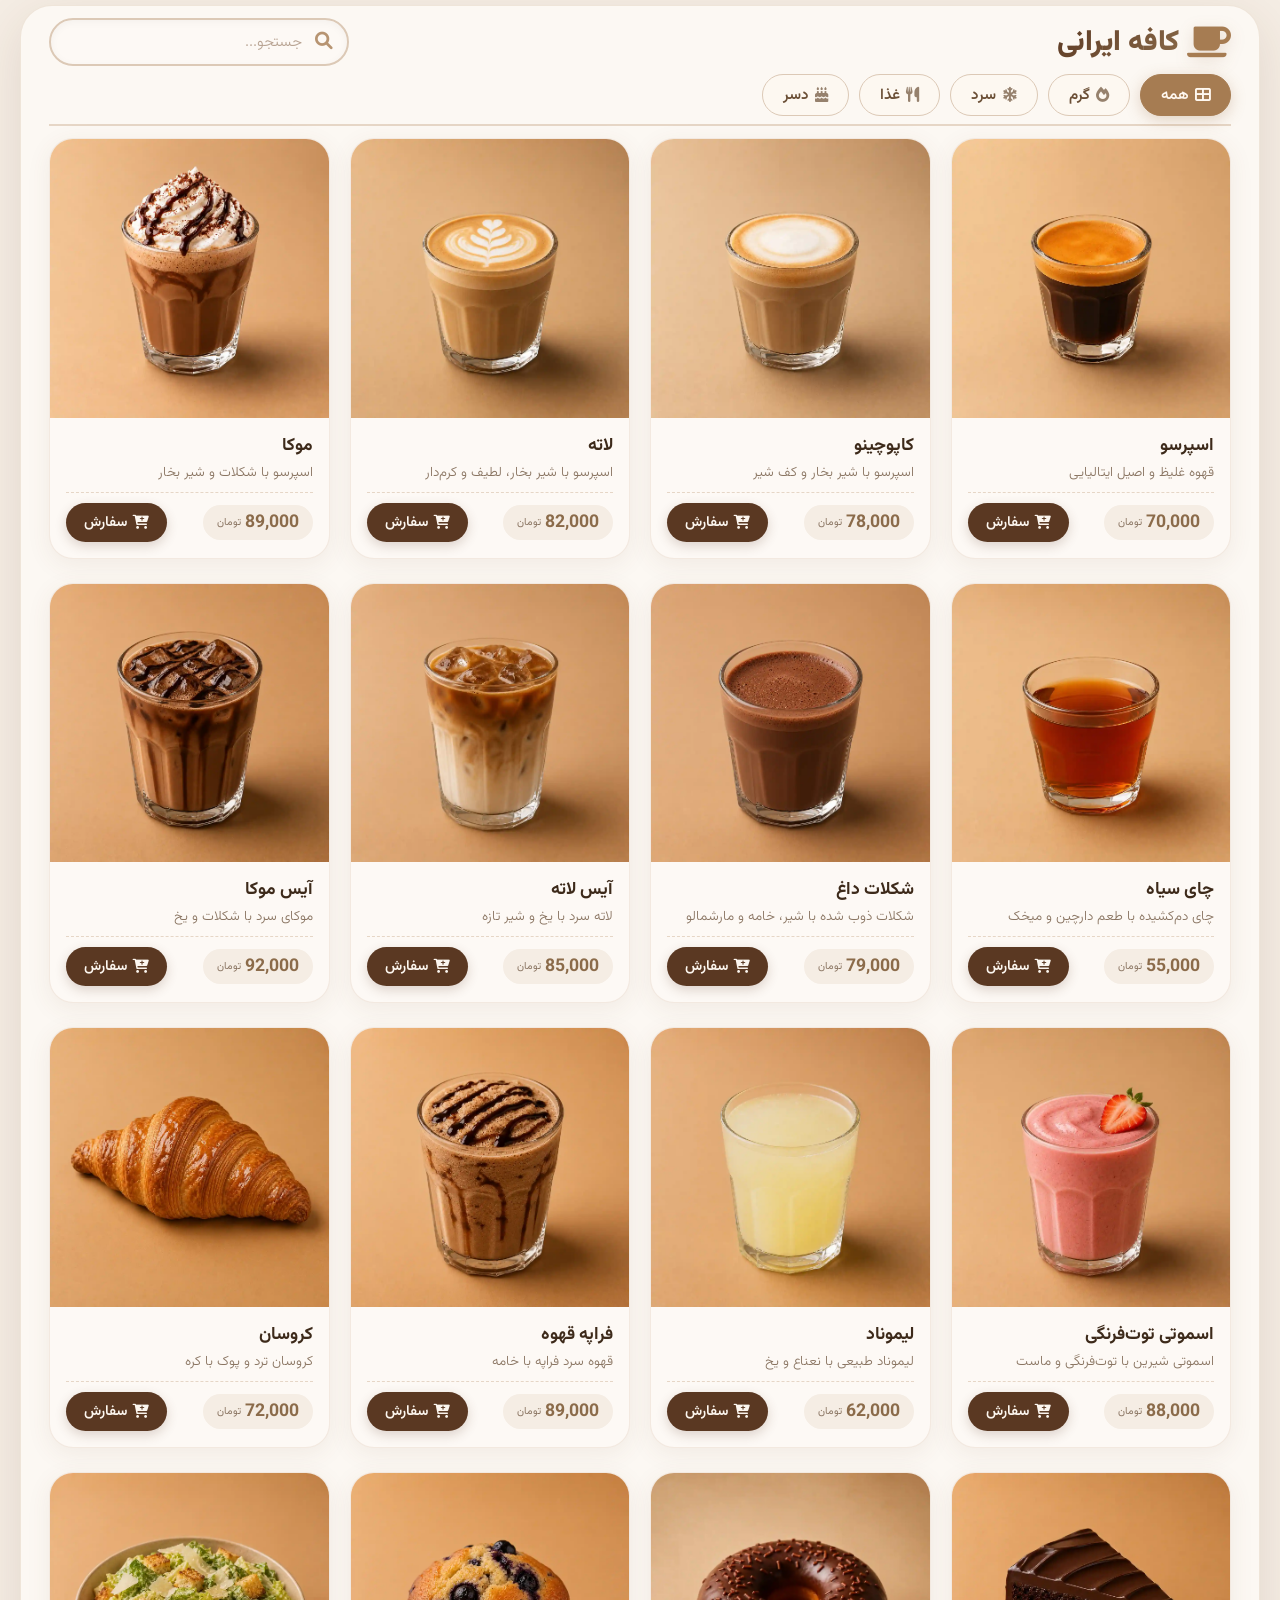
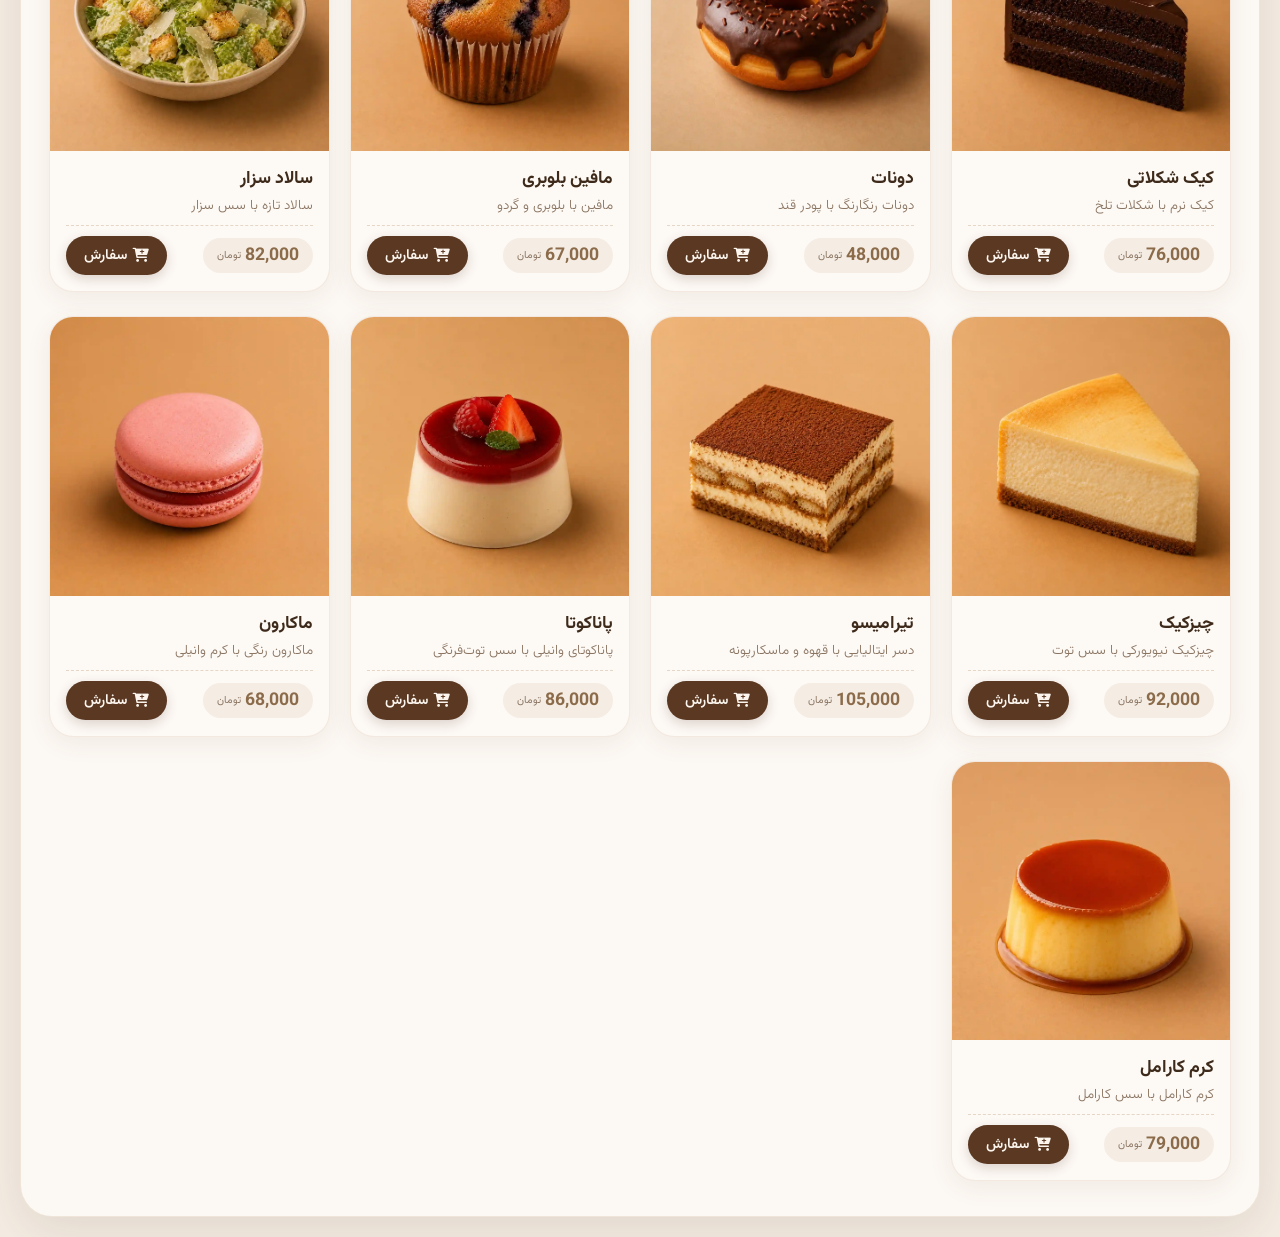
<file: index.html>
<!DOCTYPE html>
<html lang="fa" dir="rtl">
<head>
    <meta charset="UTF-8" />
    <meta name="viewport" content="width=device-width, initial-scale=1.0" />
    <title>☕ منوی کافه</title>

    <link rel="preconnect" href="https://fonts.googleapis.com" />
    <link rel="preconnect" href="https://fonts.gstatic.com" crossorigin />
    <link href="https://fonts.googleapis.com/css2?family=Vazirmatn:wght@300;400;600;700;900&display=swap" rel="stylesheet" />
    <link rel="stylesheet" href="https://cdnjs.cloudflare.com/ajax/libs/font-awesome/6.0.0-beta3/css/all.min.css" />

    <style>
        /* ===== RESET ===== */
        * {
            margin: 0;
            padding: 0;
            box-sizing: border-box;
        }

        body {
            font-family: 'Vazirmatn', sans-serif;
            background: #f5ede4;
            color: #3d2a1a;
            padding: 5px 20px 20px;
        }

        .container {
            max-width: 1300px;
            margin: 0 auto;
            background: #fcf8f3;
            border-radius: 32px;
            padding: 12px 28px 35px;
            box-shadow: 0 15px 50px rgba(80, 50, 30, 0.12);
            border: 1px solid rgba(200, 170, 140, 0.25);
        }

        /* ===== HEADER ===== */
        .header {
            display: flex;
            flex-wrap: wrap;
            align-items: center;
            justify-content: space-between;
            margin-bottom: 8px;
            gap: 6px 16px;
        }

        .brand {
            display: flex;
            align-items: center;
            gap: 8px;
            flex-shrink: 0;
        }

        .brand i {
            font-size: 2.2rem;
            color: #a67c52;
            filter: drop-shadow(0 4px 8px rgba(120, 70, 30, 0.15));
        }

        .brand h1 {
            font-size: 1.8rem;
            font-weight: 900;
            color: #4d2e1a;
            background: linear-gradient(135deg, #5a3822, #8b6b4a);
            -webkit-background-clip: text;
            -webkit-text-fill-color: transparent;
            background-clip: text;
        }

        /* ===== SEARCH ===== */
        .search-box {
            position: relative;
            width: 300px;
            flex-shrink: 0;
        }

        .search-box input {
            width: 100%;
            padding: 10px 45px 10px 18px;
            border: 2px solid #dcc9b6;
            border-radius: 60px;
            background: #fdf9f5;
            font-family: 'Vazirmatn', sans-serif;
            font-size: 0.95rem;
            color: #3d2a1a;
            outline: none;
            transition: all 0.3s ease;
            box-shadow: inset 0 2px 8px rgba(0, 0, 0, 0.04);
        }

        .search-box input:focus {
            border-color: #a67c52;
            background: #ffffff;
            box-shadow: 0 0 0 4px rgba(166, 124, 82, 0.12), inset 0 2px 8px rgba(0, 0, 0, 0.04);
        }

        .search-box input::placeholder {
            color: #b8a392;
            font-weight: 300;
        }

        .search-box i {
            position: absolute;
            right: 16px;
            top: 30%;
            color: #a67c52;
            font-size: 1.1rem;
            opacity: 0.8;
            pointer-events: none;
            transform: none;
        }

        /* ===== CATEGORY TABS ===== */
        .category-tabs {
            display: flex;
            flex-wrap: wrap;
            gap: 6px 10px;
            margin: 4px 0 12px 0;
            padding: 0 0 8px 0;
            border-bottom: 2px solid #e6d6c6;
        }

        .category-tab {
            background: transparent;
            border: 1.5px solid #dcc9b6;
            padding: 8px 20px;
            font-family: 'Vazirmatn', sans-serif;
            font-size: 0.95rem;
            font-weight: 600;
            color: #6b4f36;
            border-radius: 40px;
            cursor: pointer;
            transition: all 0.25s ease;
            display: flex;
            align-items: center;
            gap: 6px;
            background: rgba(255, 248, 240, 0.6);
        }

        .category-tab i {
            font-size: 0.95rem;
            opacity: 0.7;
        }

        .category-tab:hover {
            background: #ede3d8;
            transform: translateY(-2px);
            border-color: #a67c52;
        }

        .category-tab.active {
            background: #a67c52;
            color: #fff8f0;
            border-color: #a67c52;
            box-shadow: 0 4px 15px rgba(166, 124, 82, 0.3);
        }

        .category-tab.active i {
            opacity: 1;
            color: #fff8f0;
        }

        /* ===== PRODUCT GRID ===== */
        .product-grid {
            display: grid;
            grid-template-columns: repeat(auto-fill, minmax(250px, 1fr));
            gap: 24px 20px;
            margin-top: 0px;
        }

        /* ===== PRODUCT CARD ===== */
        .product-card {
            background: #fdf9f5;
            border-radius: 24px;
            overflow: hidden;
            box-shadow: 0 6px 25px rgba(120, 80, 50, 0.08);
            transition: all 0.3s ease;
            border: 1px solid rgba(210, 185, 160, 0.25);
        }

        .product-card:hover {
            transform: translateY(-6px);
            box-shadow: 0 14px 40px rgba(120, 80, 50, 0.15);
            border-color: #dcc9b6;
        }

        /* ===== PRODUCT IMAGE ===== */
        .product-image {
            width: 100%;
            aspect-ratio: 1 / 1;
            background: #ede3d8;
            overflow: hidden;
        }

        .product-image img {
            width: 100%;
            height: 100%;
            object-fit: cover;
            display: block;
            transition: transform 0.5s ease;
        }

        .product-card:hover .product-image img {
            transform: scale(1.05);
        }

        /* ===== PRODUCT INFO ===== */
        .product-info {
            padding: 14px 16px 16px;
            display: flex;
            flex-direction: column;
        }

        .product-name {
            font-size: 1.1rem;
            font-weight: 700;
            color: #3d2a1a;
            margin-bottom: 4px;
        }

        .product-desc {
            font-size: 0.85rem;
            color: #8a7562;
            font-weight: 300;
            margin-bottom: 10px;
            line-height: 1.4;
            display: -webkit-box;
            -webkit-line-clamp: 2;
            -webkit-box-orient: vertical;
            overflow: hidden;
        }

        .product-bottom {
            display: flex;
            align-items: center;
            justify-content: space-between;
            margin-top: auto;
            padding-top: 10px;
            border-top: 1px dashed #e6d6c6;
        }

        .product-price {
            font-size: 1.1rem;
            font-weight: 700;
            color: #8b6b4a;
            background: #f5ede4;
            padding: 4px 14px;
            border-radius: 40px;
            display: inline-flex;
            align-items: center;
            gap: 4px;
        }

        .product-price small {
            font-size: 0.65rem;
            font-weight: 400;
            color: #8a7562;
        }

        .btn-order {
            background: #5a3822;
            border: none;
            color: #fcf6ef;
            font-family: 'Vazirmatn', sans-serif;
            font-weight: 600;
            padding: 8px 18px;
            border-radius: 40px;
            font-size: 0.9rem;
            display: inline-flex;
            align-items: center;
            gap: 6px;
            cursor: pointer;
            transition: all 0.25s ease;
            box-shadow: 0 4px 12px rgba(90, 56, 34, 0.2);
        }

        .btn-order:hover {
            background: #7a4d30;
            transform: scale(1.05);
            box-shadow: 0 6px 20px rgba(90, 56, 34, 0.3);
        }

        .btn-order i {
            font-size: 0.9rem;
        }

        /* ===== NO RESULT ===== */
        .no-result {
            grid-column: 1 / -1;
            text-align: center;
            padding: 40px 20px;
            font-size: 1.1rem;
            color: #8a7562;
            background: rgba(245, 237, 228, 0.6);
            border-radius: 40px;
            border: 1px solid #e6d6c6;
        }

        .no-result i {
            font-size: 2.5rem;
            display: block;
            margin-bottom: 10px;
            color: #b8a392;
        }

        /* ===== TOAST ===== */
        .toast-message {
            position: fixed;
            bottom: 30px;
            left: 50%;
            transform: translateX(-50%) translateY(80px);
            background: #3d2a1a;
            color: #fcf6ef;
            padding: 12px 28px;
            border-radius: 60px;
            font-weight: 600;
            box-shadow: 0 10px 35px rgba(0, 0, 0, 0.25);
            font-size: 0.95rem;
            opacity: 0;
            transition: all 0.5s cubic-bezier(0.2, 0.9, 0.3, 1.1);
            z-index: 999;
            pointer-events: none;
            white-space: nowrap;
            display: flex;
            align-items: center;
            gap: 10px;
        }

        .toast-message.show {
            opacity: 1;
            transform: translateX(-50%) translateY(0);
        }

        .toast-message i {
            font-size: 1.2rem;
            color: #e6c9b0;
        }

        /* ===== RESPONSIVE ===== */
        @media (max-width: 700px) {
            body {
                padding: 4px 12px 20px;
            }

            .container {
                padding: 10px 14px 25px;
                border-radius: 20px;
            }

            .header {
                flex-direction: column;
                align-items: stretch;
                gap: 4px;
                margin-bottom: 6px;
            }

            .brand h1 {
                font-size: 1.5rem;
            }

            .search-box {
                width: 100%;
            }

            .category-tabs {
                justify-content: center;
                gap: 4px 6px;
                margin: 2px 0 10px 0;
                padding-bottom: 6px;
            }

            .category-tab {
                padding: 6px 14px;
                font-size: 0.8rem;
            }

            .product-grid {
                grid-template-columns: repeat(auto-fill, minmax(180px, 1fr));
                gap: 16px;
            }

            .product-info {
                padding: 10px 12px 14px;
            }

            .product-name {
                font-size: 0.95rem;
            }

            .product-price {
                font-size: 0.9rem;
                padding: 3px 10px;
            }

            .btn-order {
                padding: 6px 12px;
                font-size: 0.75rem;
            }
        }

        @media (max-width: 450px) {
            body {
                padding: 3px 6px 15px;
            }

            .container {
                padding: 8px 8px 16px;
                border-radius: 14px;
            }

            .product-grid {
                grid-template-columns: 1fr 1fr;
                gap: 8px;
            }

            .brand i {
                font-size: 1.6rem;
            }

            .brand h1 {
                font-size: 1.2rem;
            }

            .search-box input {
                padding: 8px 40px 8px 14px;
                font-size: 0.85rem;
            }

            .search-box i {
                right: 14px;
                font-size: 1rem;
            }

            .category-tab {
                font-size: 0.65rem;
                padding: 4px 8px;
                gap: 3px;
            }

            .category-tab i {
                font-size: 0.7rem;
            }

            .product-price {
                font-size: 0.75rem;
                padding: 2px 8px;
            }

            .btn-order {
                font-size: 0.6rem;
                padding: 4px 8px;
                gap: 3px;
            }

            .btn-order i {
                font-size: 0.6rem;
            }

            .product-name {
                font-size: 0.8rem;
            }

            .product-desc {
                font-size: 0.65rem;
            }
        }
    </style>
</head>
<body>

    <div class="container">

        <!-- ===== HEADER ===== -->
        <header class="header">
            <div class="brand">
                <i class="fas fa-mug-saucer"></i>
                <h1>کافه ایرانی</h1>
            </div>
            <div class="search-box">
                <i class="fas fa-search"></i>
                <input type="text" id="searchInput" placeholder="جستجو..." />
            </div>
        </header>

        <!-- ===== CATEGORY TABS ===== -->
        <div class="category-tabs" id="categoryTabs">
            <button class="category-tab active" data-category="all">
                <i class="fas fa-th-large"></i> همه
            </button>
            <button class="category-tab" data-category="hot">
                <i class="fas fa-fire"></i> گرم
            </button>
            <button class="category-tab" data-category="cold">
                <i class="fas fa-snowflake"></i> سرد
            </button>
            <button class="category-tab" data-category="food">
                <i class="fas fa-utensils"></i> غذا
            </button>
            <button class="category-tab" data-category="dessert">
                <i class="fas fa-cake"></i> دسر
            </button>
        </div>

        <!-- ===== PRODUCT GRID ===== -->
        <div class="product-grid" id="productGrid"></div>

        <!-- ===== NO RESULT ===== -->
        <div class="no-result" id="noResult" style="display:none;">
            <i class="fas fa-mug-hot"></i>
            موردی پیدا نشد 😕
        </div>

    </div>

    <!-- ===== TOAST ===== -->
    <div class="toast-message" id="toastMessage">
        <i class="fas fa-check-circle"></i>
        <span id="toastText">به سبد خرید اضافه شد!</span>
    </div>

    <script>
        // ================================================================
        //  داده‌های محصولات از menu.json خونده می‌شه (نه دیگه هاردکد)
        // ================================================================
        let products = [];

        const grid = document.getElementById('productGrid');
        const noResult = document.getElementById('noResult');
        const searchInput = document.getElementById('searchInput');
        const tabs = document.querySelectorAll('.category-tab');
        const toastMsg = document.getElementById('toastMessage');
        const toastText = document.getElementById('toastText');

        let currentCategory = 'all';
        let currentSearch = '';

        function renderProducts() {
            const filtered = products.filter(p => {
                const matchCategory = currentCategory === 'all' || p.category === currentCategory;
                const matchSearch = p.name.includes(currentSearch) ||
                    p.desc.includes(currentSearch);
                return matchCategory && matchSearch;
            });

            if (filtered.length === 0) {
                noResult.style.display = 'block';
            } else {
                noResult.style.display = 'none';
            }

            grid.innerHTML = filtered.map(p => `
                    <div class="product-card" data-id="${p.id}">
                        <div class="product-image">
                            <img src="${p.image}" alt="${p.name}" loading="lazy" onerror="this.src='https://via.placeholder.com/400x400/ede3d8/8a7562?text=${p.name}'" />
                        </div>
                        <div class="product-info">
                            <div class="product-name">${p.name}</div>
                            <div class="product-desc">${p.desc}</div>
                            <div class="product-bottom">
                                <span class="product-price">
                                    ${p.price.toLocaleString()} <small>تومان</small>
                                </span>
                                <button class="btn-order" data-id="${p.id}">
                                    <i class="fas fa-cart-plus"></i> سفارش
                                </button>
                            </div>
                        </div>
                    </div>
                `).join('');
        }

        let toastTimeout;

        function showToast(text) {
            toastText.textContent = text;
            toastMsg.classList.add('show');
            clearTimeout(toastTimeout);
            toastTimeout = setTimeout(() => {
                toastMsg.classList.remove('show');
            }, 2200);
        }

        grid.addEventListener('click', (e) => {
            const btn = e.target.closest('.btn-order');
            if (!btn) return;
            const id = parseInt(btn.dataset.id);
            const product = products.find(p => p.id === id);
            if (product) {
                showToast(`${product.name} به سبد خرید اضافه خرید `);
            }
        });

        searchInput.addEventListener('input', (e) => {
            currentSearch = e.target.value.trim();
            renderProducts();
        });

        tabs.forEach(tab => {
            tab.addEventListener('click', () => {
                tabs.forEach(t => t.classList.remove('active'));
                tab.classList.add('active');
                currentCategory = tab.dataset.category;
                renderProducts();
            });
        });

        // menu.json رو کنار همین فایل بذار (توی همون ریپو)
        // اضافه کردن ?t= باعث میشه مرورگر/گیت‌هاب‌پیجز فایل رو کش نکنه
        fetch('menu.json?t=' + Date.now())
            .then(res => res.json())
            .then(data => {
                products = data;
                renderProducts();
            })
            .catch(err => {
                grid.innerHTML = '<div class="no-result" style="grid-column:1/-1;"><i class="fas fa-triangle-exclamation"></i> خطا در بارگذاری منو</div>';
                console.error(err);
            });
    </script>
</body>
</html>
</file>
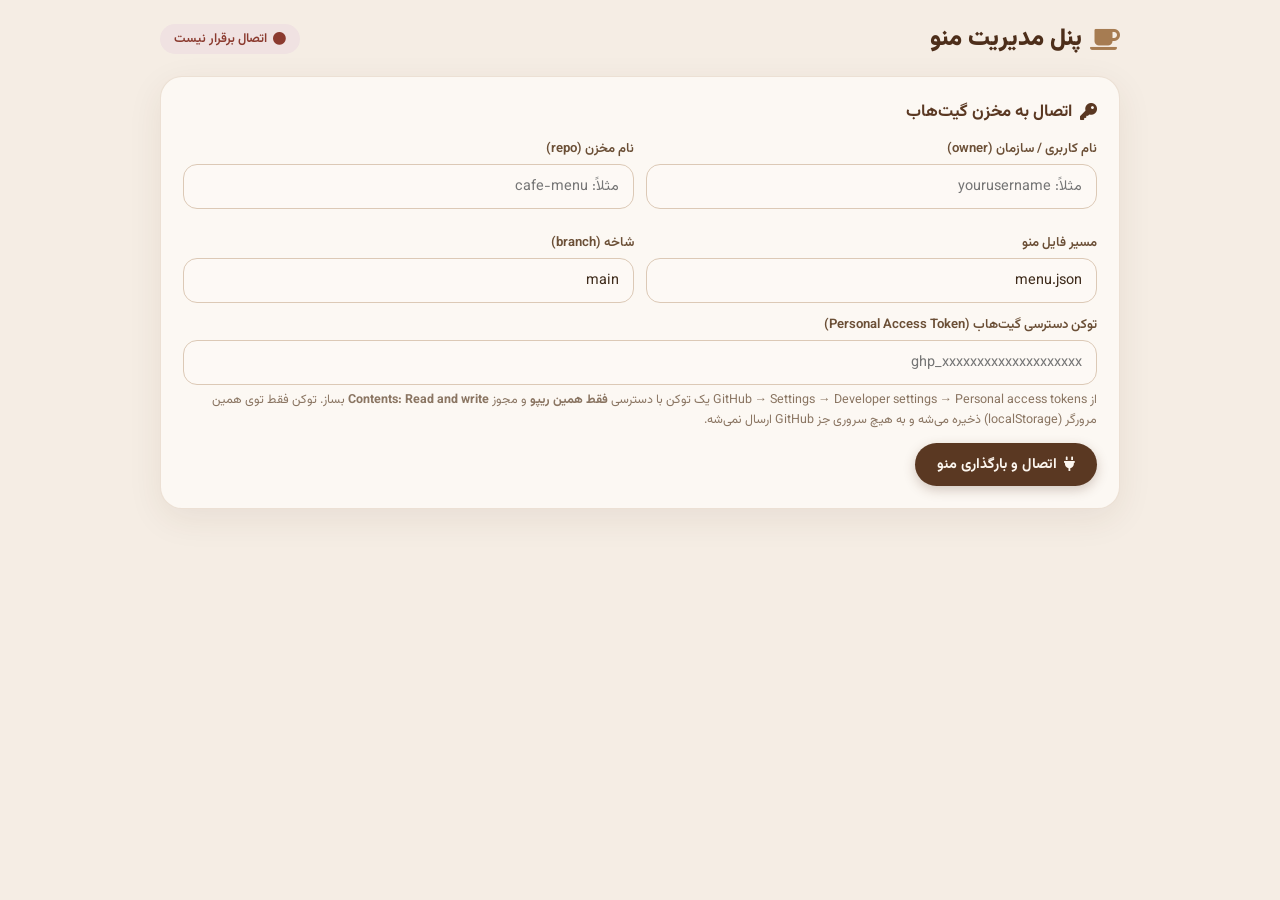
<file: admin.html>
<!DOCTYPE html>
<html lang="fa" dir="rtl">
<head>
<meta charset="UTF-8" />
<meta name="viewport" content="width=device-width, initial-scale=1.0" />
<title>پنل مدیریت منو</title>
<link rel="preconnect" href="https://fonts.googleapis.com" />
<link rel="preconnect" href="https://fonts.gstatic.com" crossorigin />
<link href="https://fonts.googleapis.com/css2?family=Vazirmatn:wght@300;400;600;700;900&display=swap" rel="stylesheet" />
<link rel="stylesheet" href="https://cdnjs.cloudflare.com/ajax/libs/font-awesome/6.0.0-beta3/css/all.min.css" />
<style>
    * { margin:0; padding:0; box-sizing:border-box; }
    body {
        font-family:'Vazirmatn', sans-serif;
        background:#f5ede4;
        color:#3d2a1a;
        padding:20px;
        min-height:100vh;
    }
    .wrap { max-width:960px; margin:0 auto; }

    .top {
        display:flex; align-items:center; justify-content:space-between;
        margin-bottom:18px; flex-wrap:wrap; gap:10px;
    }
    .top h1 { font-size:1.5rem; font-weight:900; color:#4d2e1a; display:flex; align-items:center; gap:8px; }
    .top h1 i { color:#a67c52; }

    .status-pill {
        font-size:0.8rem; font-weight:600; padding:5px 14px; border-radius:40px;
        display:flex; align-items:center; gap:6px;
    }
    .status-pill.ok { background:#e5f0e2; color:#3d6b2f; }
    .status-pill.off { background:#f0e2e2; color:#8b3a2f; }

    .card {
        background:#fcf8f3; border:1px solid rgba(200,170,140,0.3);
        border-radius:22px; padding:22px; box-shadow:0 10px 35px rgba(80,50,30,0.08);
        margin-bottom:20px;
    }
    .card h2 {
        font-size:1.05rem; font-weight:700; margin-bottom:14px;
        color:#5a3822; display:flex; align-items:center; gap:8px;
    }

    label { display:block; font-size:0.82rem; font-weight:600; color:#6b4f36; margin-bottom:5px; }
    input, select, textarea {
        width:100%; padding:10px 14px; border:1.5px solid #dcc9b6; border-radius:14px;
        background:#fdf9f5; font-family:'Vazirmatn',sans-serif; font-size:0.9rem; color:#3d2a1a;
        outline:none; transition:.2s;
    }
    input:focus, select:focus, textarea:focus { border-color:#a67c52; background:#fff; }
    textarea { resize:vertical; min-height:60px; }

    .grid2 { display:grid; grid-template-columns:1fr 1fr; gap:12px; }
    .field { margin-bottom:12px; }

    .btn {
        border:none; border-radius:40px; padding:10px 22px; font-family:'Vazirmatn',sans-serif;
        font-weight:700; font-size:0.9rem; cursor:pointer; display:inline-flex; align-items:center;
        gap:7px; transition:.2s;
    }
    .btn-primary { background:#5a3822; color:#fcf6ef; box-shadow:0 4px 12px rgba(90,56,34,0.25); }
    .btn-primary:hover { background:#7a4d30; }
    .btn-ghost { background:transparent; border:1.5px solid #dcc9b6; color:#6b4f36; }
    .btn-ghost:hover { background:#ede3d8; }
    .btn-danger { background:#8b3a2f; color:#fff2ee; }
    .btn-danger:hover { background:#a34738; }
    .btn:disabled { opacity:0.5; cursor:not-allowed; }

    .item-row {
        display:flex; align-items:center; gap:12px; padding:12px 10px;
        border-bottom:1px dashed #e6d6c6;
    }
    .item-row:last-child { border-bottom:none; }
    .item-thumb {
        width:48px; height:48px; border-radius:12px; background:#ede3d8; flex-shrink:0;
        display:flex; align-items:center; justify-content:center; color:#a67c52; font-size:1.1rem;
        overflow:hidden;
    }
    .item-thumb img { width:100%; height:100%; object-fit:cover; }
    .item-info { flex:1; min-width:0; }
    .item-name { font-weight:700; font-size:0.95rem; }
    .item-meta { font-size:0.78rem; color:#8a7562; }
    .item-actions { display:flex; gap:6px; flex-shrink:0; }
    .icon-btn {
        width:34px; height:34px; border-radius:10px; border:1.5px solid #dcc9b6; background:#fdf9f5;
        color:#6b4f36; cursor:pointer; display:flex; align-items:center; justify-content:center;
        transition:.2s;
    }
    .icon-btn:hover { background:#ede3d8; }
    .icon-btn.del:hover { background:#f0e2e2; color:#8b3a2f; border-color:#d9b3aa; }

    .toast {
        position:fixed; bottom:26px; left:50%; transform:translateX(-50%) translateY(80px);
        background:#3d2a1a; color:#fcf6ef; padding:12px 26px; border-radius:60px; font-weight:600;
        font-size:0.9rem; opacity:0; transition:.4s; z-index:999; display:flex; align-items:center; gap:8px;
        box-shadow:0 10px 30px rgba(0,0,0,0.25);
    }
    .toast.show { opacity:1; transform:translateX(-50%) translateY(0); }
    .toast.err i { color:#e8a49a; }
    .toast i { color:#e6c9b0; }

    .empty { text-align:center; padding:30px; color:#8a7562; font-size:0.9rem; }
    .hint { font-size:0.78rem; color:#8a7562; margin-top:6px; line-height:1.6; }
    .hint a { color:#a67c52; }

    @media (max-width:600px) {
        .grid2 { grid-template-columns:1fr; }
        .item-row { flex-wrap:wrap; }
    }
</style>
</head>
<body>
<div class="wrap">

    <div class="top">
        <h1><i class="fas fa-mug-saucer"></i> پنل مدیریت منو</h1>
        <span class="status-pill off" id="statusPill"><i class="fas fa-circle"></i> اتصال برقرار نیست</span>
    </div>

    <!-- ===== اتصال به گیت‌هاب ===== -->
    <div class="card" id="connectCard">
        <h2><i class="fas fa-key"></i> اتصال به مخزن گیت‌هاب</h2>
        <div class="grid2">
            <div class="field">
                <label>نام کاربری / سازمان (owner)</label>
                <input id="ghOwner" placeholder="مثلاً: yourusername" />
            </div>
            <div class="field">
                <label>نام مخزن (repo)</label>
                <input id="ghRepo" placeholder="مثلاً: cafe-menu" />
            </div>
            <div class="field">
                <label>مسیر فایل منو</label>
                <input id="ghPath" placeholder="menu.json" value="menu.json" />
            </div>
            <div class="field">
                <label>شاخه (branch)</label>
                <input id="ghBranch" placeholder="main" value="main" />
            </div>
        </div>
        <div class="field">
            <label>توکن دسترسی گیت‌هاب (Personal Access Token)</label>
            <input id="ghToken" type="password" placeholder="ghp_xxxxxxxxxxxxxxxxxxxx" />
            <div class="hint">
                از GitHub → Settings → Developer settings → Personal access tokens یک توکن با دسترسی
                <b>فقط همین ریپو</b> و مجوز <b>Contents: Read and write</b> بساز. توکن فقط توی همین مرورگر
                (localStorage) ذخیره می‌شه و به هیچ سروری جز GitHub ارسال نمی‌شه.
            </div>
        </div>
        <button class="btn btn-primary" id="btnConnect"><i class="fas fa-plug"></i> اتصال و بارگذاری منو</button>
    </div>

    <!-- ===== فرم افزودن/ویرایش ===== -->
    <div class="card" id="formCard" style="display:none;">
        <h2><i class="fas fa-pen"></i> <span id="formTitle">افزودن آیتم جدید</span></h2>
        <div class="grid2">
            <div class="field">
                <label>نام</label>
                <input id="fName" placeholder="مثلاً: لاته" />
            </div>
            <div class="field">
                <label>قیمت (تومان)</label>
                <input id="fPrice" type="number" placeholder="82000" />
            </div>
            <div class="field">
                <label>دسته‌بندی</label>
                <select id="fCategory">
                    <option value="hot">گرم</option>
                    <option value="cold">سرد</option>
                    <option value="food">غذا</option>
                    <option value="dessert">دسر</option>
                </select>
            </div>
            <div class="field">
                <label>نام فایل عکس</label>
                <input id="fImage" placeholder="late.webp" />
            </div>
        </div>
        <div class="field">
            <label>توضیحات</label>
            <textarea id="fDesc" placeholder="اسپرسو با شیر بخار، لطیف و کرم‌دار"></textarea>
        </div>
        <div style="display:flex; gap:10px;">
            <button class="btn btn-primary" id="btnSaveItem"><i class="fas fa-check"></i> ذخیره آیتم</button>
            <button class="btn btn-ghost" id="btnCancelEdit" style="display:none;">انصراف از ویرایش</button>
        </div>
    </div>

    <!-- ===== لیست آیتم‌ها ===== -->
    <div class="card" id="listCard" style="display:none;">
        <h2><i class="fas fa-list"></i> آیتم‌های منو (<span id="itemCount">0</span>)</h2>
        <div id="itemList"></div>
    </div>

    <!-- ===== ذخیره روی گیت‌هاب ===== -->
    <div class="card" id="publishCard" style="display:none;">
        <h2><i class="fas fa-cloud-arrow-up"></i> انتشار تغییرات</h2>
        <p class="hint" style="margin-bottom:12px;">تغییرات فقط توی همین صفحه اعمال شده‌ان. برای اینکه روی سایت واقعی دیده بشن، باید روی گیت‌هاب کامیت بشن.</p>
        <button class="btn btn-primary" id="btnPublish"><i class="fas fa-upload"></i> ذخیره روی گیت‌هاب</button>
    </div>

</div>

<div class="toast" id="toast"><i class="fas fa-check-circle"></i> <span id="toastText"></span></div>

<script>
const els = {
    owner: document.getElementById('ghOwner'),
    repo: document.getElementById('ghRepo'),
    path: document.getElementById('ghPath'),
    branch: document.getElementById('ghBranch'),
    token: document.getElementById('ghToken'),
    btnConnect: document.getElementById('btnConnect'),
    statusPill: document.getElementById('statusPill'),
    formCard: document.getElementById('formCard'),
    listCard: document.getElementById('listCard'),
    publishCard: document.getElementById('publishCard'),
    itemList: document.getElementById('itemList'),
    itemCount: document.getElementById('itemCount'),
    fName: document.getElementById('fName'),
    fPrice: document.getElementById('fPrice'),
    fCategory: document.getElementById('fCategory'),
    fImage: document.getElementById('fImage'),
    fDesc: document.getElementById('fDesc'),
    formTitle: document.getElementById('formTitle'),
    btnSaveItem: document.getElementById('btnSaveItem'),
    btnCancelEdit: document.getElementById('btnCancelEdit'),
    btnPublish: document.getElementById('btnPublish'),
    toast: document.getElementById('toast'),
    toastText: document.getElementById('toastText'),
};

let items = [];
let fileSha = null;   // لازم برای آپدیت فایل روی گیت‌هاب
let editingId = null;
let dirty = false;

const catLabel = { hot:'گرم', cold:'سرد', food:'غذا', dessert:'دسر' };

function showToast(text, isErr) {
    els.toastText.textContent = text;
    els.toast.classList.toggle('err', !!isErr);
    els.toast.classList.add('show');
    clearTimeout(showToast._t);
    showToast._t = setTimeout(() => els.toast.classList.remove('show'), 2600);
}

// ===== بارگذاری تنظیمات ذخیره‌شده =====
(function loadSaved() {
    const s = JSON.parse(localStorage.getItem('menuAdminConfig') || '{}');
    if (s.owner) els.owner.value = s.owner;
    if (s.repo) els.repo.value = s.repo;
    if (s.path) els.path.value = s.path;
    if (s.branch) els.branch.value = s.branch;
    if (s.token) els.token.value = s.token;
})();

function saveConfig() {
    localStorage.setItem('menuAdminConfig', JSON.stringify({
        owner: els.owner.value.trim(),
        repo: els.repo.value.trim(),
        path: els.path.value.trim() || 'menu.json',
        branch: els.branch.value.trim() || 'main',
        token: els.token.value.trim(),
    }));
}

function apiUrl() {
    const o = els.owner.value.trim();
    const r = els.repo.value.trim();
    const p = els.path.value.trim() || 'menu.json';
    return `https://api.github.com/repos/${o}/${r}/contents/${p}`;
}

function authHeaders() {
    return {
        'Authorization': `Bearer ${els.token.value.trim()}`,
        'Accept': 'application/vnd.github+json',
    };
}

// ===== اتصال و بارگذاری فایل از گیت‌هاب =====
els.btnConnect.addEventListener('click', async () => {
    const owner = els.owner.value.trim();
    const repo = els.repo.value.trim();
    const branch = els.branch.value.trim() || 'main';
    const token = els.token.value.trim();

    if (!owner || !repo || !token) {
        showToast('لطفاً نام کاربری، مخزن و توکن رو وارد کن', true);
        return;
    }

    saveConfig();
    els.btnConnect.disabled = true;
    els.btnConnect.innerHTML = '<i class="fas fa-spinner fa-spin"></i> در حال اتصال...';

    try {
        const res = await fetch(`${apiUrl()}?ref=${branch}`, { headers: authHeaders() });

        if (res.status === 404) {
            // فایل هنوز وجود نداره - از صفر شروع می‌کنیم
            items = [];
            fileSha = null;
            showToast('فایل menu.json پیدا نشد. یک فایل جدید ساخته می‌شه.');
        } else if (!res.ok) {
            const err = await res.json().catch(() => ({}));
            throw new Error(err.message || `خطای ${res.status}`);
        } else {
            const data = await res.json();
            fileSha = data.sha;
            const content = decodeURIComponent(escape(atob(data.content)));
            items = JSON.parse(content);
            showToast('منو با موفقیت بارگذاری شد');
        }

        els.statusPill.className = 'status-pill ok';
        els.statusPill.innerHTML = '<i class="fas fa-circle"></i> متصل';
        els.formCard.style.display = 'block';
        els.listCard.style.display = 'block';
        els.publishCard.style.display = 'block';
        dirty = false;
        renderList();
    } catch (e) {
        showToast('اتصال ناموفق: ' + e.message, true);
        els.statusPill.className = 'status-pill off';
        els.statusPill.innerHTML = '<i class="fas fa-circle"></i> اتصال برقرار نیست';
    } finally {
        els.btnConnect.disabled = false;
        els.btnConnect.innerHTML = '<i class="fas fa-plug"></i> اتصال و بارگذاری منو';
    }
});

// ===== رندر لیست آیتم‌ها =====
function renderList() {
    els.itemCount.textContent = items.length;
    if (items.length === 0) {
        els.itemList.innerHTML = '<div class="empty"><i class="fas fa-mug-hot" style="font-size:1.8rem; display:block; margin-bottom:8px;"></i>هنوز آیتمی اضافه نشده</div>';
        return;
    }
    els.itemList.innerHTML = items.map(p => `
        <div class="item-row" data-id="${p.id}">
            <div class="item-thumb"><img src="${p.image}" onerror="this.style.display='none'; this.parentElement.innerHTML='<i class=\\'fas fa-image\\'></i>'" /></div>
            <div class="item-info">
                <div class="item-name">${p.name}</div>
                <div class="item-meta">${catLabel[p.category] || p.category} · ${Number(p.price).toLocaleString()} تومان</div>
            </div>
            <div class="item-actions">
                <button class="icon-btn edit" title="ویرایش"><i class="fas fa-pen"></i></button>
                <button class="icon-btn del" title="حذف"><i class="fas fa-trash"></i></button>
            </div>
        </div>
    `).join('');
}

els.itemList.addEventListener('click', (e) => {
    const row = e.target.closest('.item-row');
    if (!row) return;
    const id = parseInt(row.dataset.id);
    const item = items.find(p => p.id === id);
    if (!item) return;

    if (e.target.closest('.edit')) {
        editingId = id;
        els.fName.value = item.name;
        els.fPrice.value = item.price;
        els.fCategory.value = item.category;
        els.fImage.value = item.image;
        els.fDesc.value = item.desc;
        els.formTitle.textContent = 'ویرایش: ' + item.name;
        els.btnCancelEdit.style.display = 'inline-flex';
        els.formCard.scrollIntoView({ behavior: 'smooth', block: 'start' });
    }

    if (e.target.closest('.del')) {
        if (confirm(`آیتم «${item.name}» حذف بشه؟`)) {
            items = items.filter(p => p.id !== id);
            dirty = true;
            renderList();
            showToast('آیتم حذف شد (برای ثبت نهایی، منتشر کن)');
        }
    }
});

function resetForm() {
    editingId = null;
    els.fName.value = '';
    els.fPrice.value = '';
    els.fCategory.value = 'hot';
    els.fImage.value = '';
    els.fDesc.value = '';
    els.formTitle.textContent = 'افزودن آیتم جدید';
    els.btnCancelEdit.style.display = 'none';
}

els.btnCancelEdit.addEventListener('click', resetForm);

els.btnSaveItem.addEventListener('click', () => {
    const name = els.fName.value.trim();
    const price = parseInt(els.fPrice.value);
    const category = els.fCategory.value;
    const image = els.fImage.value.trim();
    const desc = els.fDesc.value.trim();

    if (!name || !price || !image) {
        showToast('نام، قیمت و نام فایل عکس الزامی‌ان', true);
        return;
    }

    if (editingId) {
        const item = items.find(p => p.id === editingId);
        Object.assign(item, { name, price, category, image, desc });
        showToast('آیتم به‌روزرسانی شد (برای ثبت نهایی، منتشر کن)');
    } else {
        const newId = items.length ? Math.max(...items.map(p => p.id)) + 1 : 1;
        items.push({ id: newId, name, desc, price, category, image });
        showToast('آیتم اضافه شد (برای ثبت نهایی، منتشر کن)');
    }

    dirty = true;
    renderList();
    resetForm();
});

// ===== انتشار روی گیت‌هاب =====
els.btnPublish.addEventListener('click', async () => {
    const branch = els.branch.value.trim() || 'main';
    els.btnPublish.disabled = true;
    els.btnPublish.innerHTML = '<i class="fas fa-spinner fa-spin"></i> در حال ارسال...';

    try {
        const content = JSON.stringify(items, null, 2);
        const b64 = btoa(unescape(encodeURIComponent(content)));

        const body = {
            message: `به‌روزرسانی منو - ${new Date().toLocaleString('fa-IR')}`,
            content: b64,
            branch: branch,
        };
        if (fileSha) body.sha = fileSha;

        const res = await fetch(apiUrl(), {
            method: 'PUT',
            headers: { ...authHeaders(), 'Content-Type': 'application/json' },
            body: JSON.stringify(body),
        });

        if (!res.ok) {
            const err = await res.json().catch(() => ({}));
            throw new Error(err.message || `خطای ${res.status}`);
        }

        const data = await res.json();
        fileSha = data.content.sha;
        dirty = false;
        showToast('با موفقیت روی گیت‌هاب ذخیره شد ✅');
    } catch (e) {
        showToast('انتشار ناموفق: ' + e.message, true);
    } finally {
        els.btnPublish.disabled = false;
        els.btnPublish.innerHTML = '<i class="fas fa-upload"></i> ذخیره روی گیت‌هاب';
    }
});

window.addEventListener('beforeunload', (e) => {
    if (dirty) { e.preventDefault(); e.returnValue = ''; }
});
</script>
</body>
</html>
</file>
